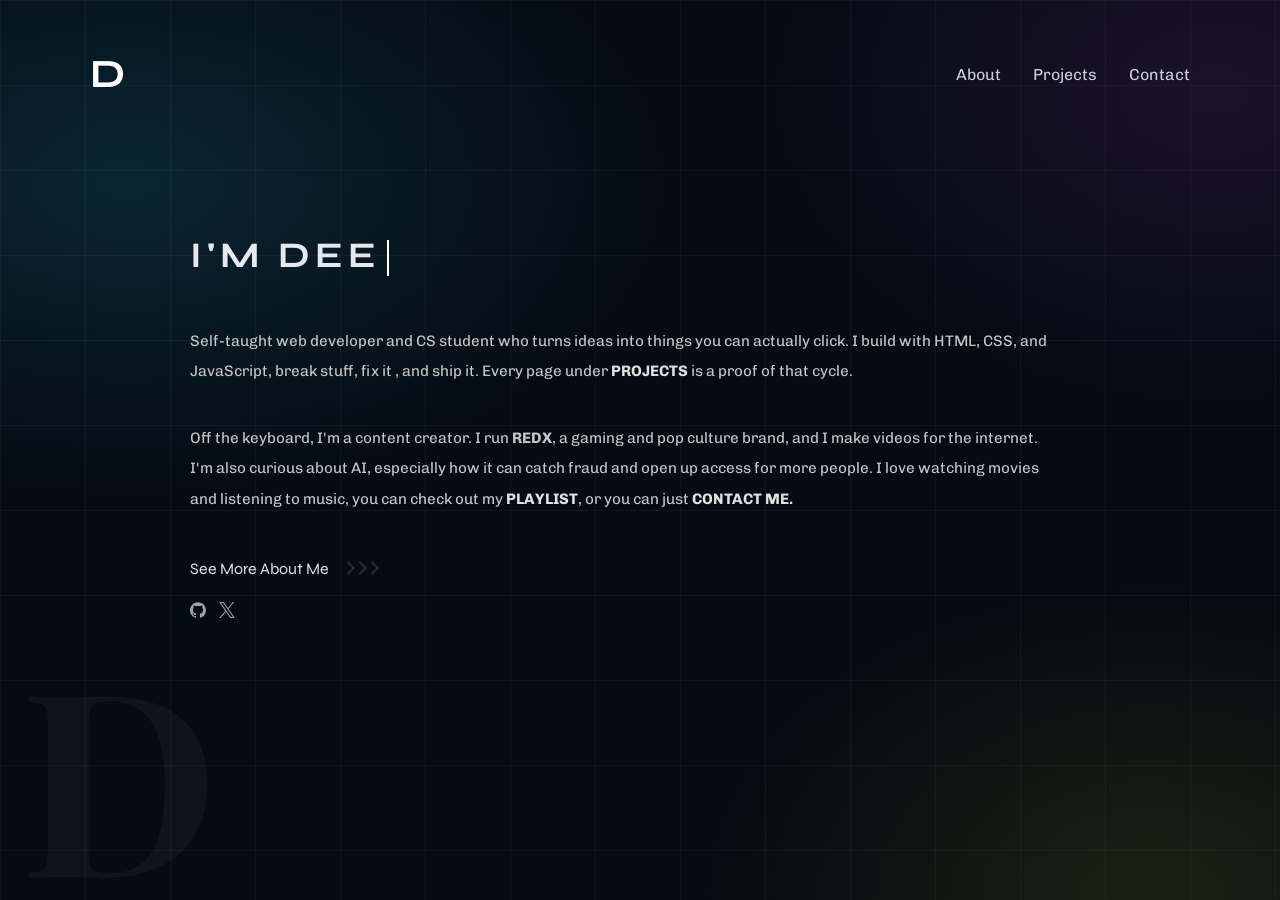
<file: index.html>
<!DOCTYPE html>
<html lang="en">
<head>
    <meta charset="UTF-8">
    <meta name="viewport" content="width=device-width, initial-scale=1.0">
    <title>Deniran</title>
    <link rel="stylesheet" href="./style.css">
    <script src="script.js?v=5" defer></script>
    <link rel="preconnect" href="https://fonts.googleapis.com">
    <link rel="preconnect" href="https://fonts.gstatic.com" crossorigin>
    <link href="https://fonts.googleapis.com/css2?family=Playfair+Display:ital,wght@0,400..900;1,400..900&display=swap" rel="stylesheet">
     
    <link rel="preconnect" href="https://fonts.googleapis.com">
    <link rel="preconnect" href="https://fonts.gstatic.com" crossorigin>
    <link href="https://fonts.googleapis.com/css2?family=Syne:wght@400..800&display=swap" rel="stylesheet">
    
    <link rel="preconnect" href="https://fonts.googleapis.com">
    <link rel="preconnect" href="https://fonts.gstatic.com" crossorigin>
    <link href="https://fonts.googleapis.com/css2?family=Chivo:ital,wght@0,100..900;1,100..900&display=swap" rel="stylesheet">

  

</head>
<body class="body">
    <header>
      <div class="header-content">
        <a href="index.html" class="logo">D</a>
        <div class="nav-container" id="topnav">
         <nav class="navbar">
           <ul class="sidebar">
            <li onclick= hideSidebar() class="closeButton"><a href="#"><svg xmlns="http://www.w3.org/2000/svg" height="30px" viewBox="0 -960 960 960" width="30px" fill="#e3e3e3"><path d="m256-200-56-56 224-224-224-224 56-56 224 224 224-224 56 56-224 224 224 224-56 56-224-224-224 224Z"/></svg></a></li>
            <li><a href="about.html">About</a></li>
            <li><a href="projects.html">Projects</a></li>
            <li><a href="contact.html">Contact</a></li>
           </ul>
            <span class="nav-item hideOnMobile"><a href="about.html">About</a></span>
            <span class="nav-item hideOnMobile"><a href="projects.html">Projects</a></span>
            <span class="nav-item hideOnMobile"><a href="contact.html">Contact</a></span>
            <span class="menu-button" onclick= showSidebar()  class="nav-item"><a href="#"><svg xmlns="http://www.w3.org/2000/svg" height="24px" viewBox="0 -960 960 960" width="24px" fill="#e3e3e3"><path d="M120-240v-80h720v80H120Zm0-200v-80h720v80H120Zm0-200v-80h720v80H120Z"/></svg></a></span>
          </nav>
        </div>
      </div>

    </header>
   <section class="main">
    <div class="content">
        <h1 class="typewriter"><span id="typed"></span><span class="cursor"></span></h1>
        <p>Self-taught web developer and CS student who turns ideas into things you can actually click. 
            I build with HTML, CSS, and JavaScript, break stuff, fix it , and ship it.
            Every page under <a href="projects.html"><strong>PROJECTS</strong></a> is a proof of that cycle.
       </p>

       <p> Off the keyboard, I'm a content creator. I run <strong>REDX</strong>,
           a gaming and pop culture brand, and I make videos for the internet.
           I'm also curious about AI, especially how it can catch fraud and open up
           access for more people. I love watching movies and listening to music, you can check out my <a href="https://open.spotify.com/playlist/5CvChWwqx4hvNMbP5KzWVS?si=KpKs6ApQQouy6uegT73sfQ&utm_source=copy-link&pt=52a2796966e1fea68022872c34ce3a81&pi=2fmKToP5RoqOi"><strong>PLAYLIST</strong></a>, or you can just
           <a href="contact.html"><strong>CONTACT ME.</strong>
       </p>
       <a href="about.html" class="more">See More About Me
        <span class="chevrons" aria-hidden="true">
         <i></i><i></i><i></i>
       </span>
       </a>
       <div class="socials">
        <a href="https://github.com/slade-x999" target="_blank" rel="noopener" aria-label="Github">
          <svg role="img" viewBox="0 0 24 24" fill="currentColor" xmlns="http://www.w3.org/2000/svg"><title>GitHub</title><path d="M12 .297c-6.63 0-12 5.373-12 12 0 5.303 3.438 9.8 8.205 11.385.6.113.82-.258.82-.577 0-.285-.01-1.04-.015-2.04-3.338.724-4.042-1.61-4.042-1.61C4.422 18.07 3.633 17.7 3.633 17.7c-1.087-.744.084-.729.084-.729 1.205.084 1.838 1.236 1.838 1.236 1.07 1.835 2.809 1.305 3.495.998.108-.776.417-1.305.76-1.605-2.665-.3-5.466-1.332-5.466-5.93 0-1.31.465-2.38 1.235-3.22-.135-.303-.54-1.523.105-3.176 0 0 1.005-.322 3.3 1.23.96-.267 1.98-.399 3-.405 1.02.006 2.04.138 3 .405 2.28-1.552 3.285-1.23 3.285-1.23.645 1.653.24 2.873.12 3.176.765.84 1.23 1.91 1.23 3.22 0 4.61-2.805 5.625-5.475 5.92.42.36.81 1.096.81 2.22 0 1.606-.015 2.896-.015 3.286 0 .315.21.69.825.57C20.565 22.092 24 17.592 24 12.297c0-6.627-5.373-12-12-12"/></svg>
        </a>
        <a href="https://x.com/Deniran___" target="_blank" rel="noopener" aria-label="Twitter">
          <svg role="img" viewBox="0 0 24 24" fill="currentColor" xmlns="http://www.w3.org/2000/svg"><title>X</title><path d="M14.234 10.162 22.977 0h-2.072l-7.591 8.824L7.251 0H.258l9.168 13.343L.258 24H2.33l8.016-9.318L16.749 24h6.993zm-2.837 3.299-.929-1.329L3.076 1.56h3.182l5.965 8.532.929 1.329 7.754 11.09h-3.182z"/></svg>
        </a>  
       </div>
    </div>
  </section> 
</body>
<div class="watermark" aria-hidden="true">D</div>
</html>
</file>
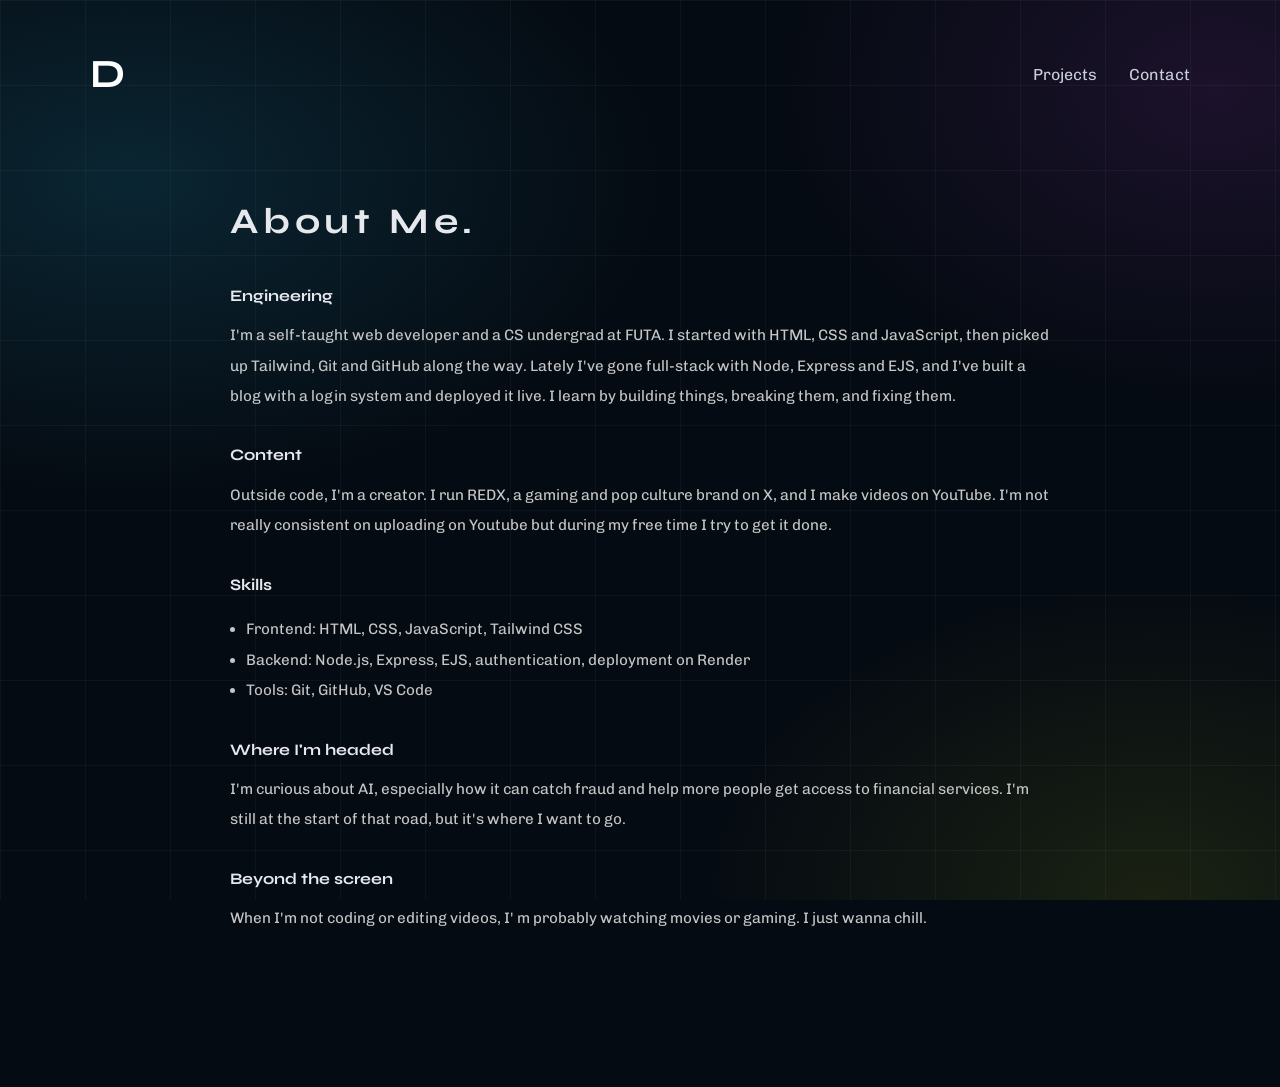
<file: about.html>
<!doctype html>
<html lang="en">
  <head>
    <meta charset="UTF-8" />
    <meta name="viewport" content="width=device-width, initial-scale=1.0" />
    <title>about</title>
    <link rel="stylesheet" href="./style.css" />
    <script src="script.js?v=5" defer></script>
    <link rel="preconnect" href="https://fonts.googleapis.com" />
    <link rel="preconnect" href="https://fonts.gstatic.com" crossorigin />
    <link
      href="https://fonts.googleapis.com/css2?family=Playfair+Display:ital,wght@0,400..900;1,400..900&display=swap"
      rel="stylesheet"
    />

    <link rel="preconnect" href="https://fonts.googleapis.com" />
    <link rel="preconnect" href="https://fonts.gstatic.com" crossorigin />
    <link
      href="https://fonts.googleapis.com/css2?family=Syne:wght@400..800&display=swap"
      rel="stylesheet"
    />

    <link rel="preconnect" href="https://fonts.googleapis.com" />
    <link rel="preconnect" href="https://fonts.gstatic.com" crossorigin />
    <link
      href="https://fonts.googleapis.com/css2?family=Chivo:ital,wght@0,100..900;1,100..900&display=swap"
      rel="stylesheet"
    />
  </head>
  <body>
    <header>
      <div class="header-content">
        <a href="index.html" class="logo">D</a>
        <div class="nav-container">
          <nav class="navbar">
            <ul class="sidebar">
            <li onclick= hideSidebar()><a href="#"><svg xmlns="http://www.w3.org/2000/svg" height="30px" viewBox="0 -960 960 960" width="30px" fill="#e3e3e3"><path d="m256-200-56-56 224-224-224-224 56-56 224 224 224-224 56 56-224 224 224 224-56 56-224-224-224 224Z"/></svg></a></li>
            <li><a href="index.html">Home</a></li>
            <li><a href="projects.html">Projects</a></li>
            <li><a href="contact.html">Contact</a></li>
           </ul>

            <span class="nav-item hideOnMobile"><a href="projects.html">Projects</a></span>
            <span class="nav-item hideOnMobile"><a href="contact.html">Contact</a></span>
            <span class="menu-button" onclick= showSidebar()  class="nav-item"><a href="#"><svg xmlns="http://www.w3.org/2000/svg" height="24px" viewBox="0 -960 960 960" width="24px" fill="#e3e3e3"><path d="M120-240v-80h720v80H120Zm0-200v-80h720v80H120Zm0-200v-80h720v80H120Z"/></svg></a></span>
          </nav>
          </nav>
        </div>
      </div>
    </header>
   <main class="about-page">
    <section class="about-section">
      <h1>About Me.</h1>
      <div class="about-block reveal">
        <h2>Engineering</h2>
        <p>
          I'm a self-taught web developer and a CS undergrad at FUTA. I started
          with HTML, CSS and JavaScript, then picked up Tailwind, Git and GitHub
          along the way. Lately I've gone full-stack with Node, Express and EJS,
          and I've built a blog with a login system and deployed it live. I
          learn by building things, breaking them, and fixing them.
        </p>
      </div>

      <div class="about-block reveal">
        <h2>Content</h2>
        <p>
          Outside code, I'm a creator. I run REDX, a gaming and pop culture
          brand on X, and I make videos on YouTube. I'm not really consistent on
          uploading on Youtube but during my free time I try to get it done.
        </p>
      </div>

      <div class="about-block reveal">
        <h2>Skills</h2>
        <p>
          <ul>
            <li>Frontend: HTML, CSS, JavaScript, Tailwind CSS</li>
            <li>Backend: Node.js, Express, EJS, authentication, deployment on Render</li>
            <li>Tools: Git, GitHub, VS Code</li>
          </ul>
        </p>
      </div>

      <div class="about-block reveal">
        <h2>Where I'm headed</h2>
        <p>
          I'm curious about AI, especially how it can catch fraud and help more people get access to financial services.
           I'm still at the start of that road, but it's where I want to go.
        </p>
      </div>

      <div class="about-block reveal">
        <h2>Beyond the screen</h2>
        <p>
          When I'm not coding or editing videos,
           I' m probably watching movies or gaming. I just wanna chill.
        </p>
      </div>

      <a href="projects.html" class="more checkout reveal" >Check out my projects
        <span class="chevrons" aria-hidden="true">
         <i></i><i></i><i></i>
       </span>
       </a>

       <div class="socials reveal">
        <a href="https://github.com/slade-x999" target="_blank" rel="noopener" aria-label="Github">
          <svg role="img" viewBox="0 0 24 24" fill="currentColor" xmlns="http://www.w3.org/2000/svg"><title>GitHub</title><path d="M12 .297c-6.63 0-12 5.373-12 12 0 5.303 3.438 9.8 8.205 11.385.6.113.82-.258.82-.577 0-.285-.01-1.04-.015-2.04-3.338.724-4.042-1.61-4.042-1.61C4.422 18.07 3.633 17.7 3.633 17.7c-1.087-.744.084-.729.084-.729 1.205.084 1.838 1.236 1.838 1.236 1.07 1.835 2.809 1.305 3.495.998.108-.776.417-1.305.76-1.605-2.665-.3-5.466-1.332-5.466-5.93 0-1.31.465-2.38 1.235-3.22-.135-.303-.54-1.523.105-3.176 0 0 1.005-.322 3.3 1.23.96-.267 1.98-.399 3-.405 1.02.006 2.04.138 3 .405 2.28-1.552 3.285-1.23 3.285-1.23.645 1.653.24 2.873.12 3.176.765.84 1.23 1.91 1.23 3.22 0 4.61-2.805 5.625-5.475 5.92.42.36.81 1.096.81 2.22 0 1.606-.015 2.896-.015 3.286 0 .315.21.69.825.57C20.565 22.092 24 17.592 24 12.297c0-6.627-5.373-12-12-12"/></svg>
        </a>
        <a href="https://x.com/Deniran___" target="_blank" rel="noopener" aria-label="Twitter">
          <svg role="img" viewBox="0 0 24 24" fill="currentColor" xmlns="http://www.w3.org/2000/svg"><title>X</title><path d="M14.234 10.162 22.977 0h-2.072l-7.591 8.824L7.251 0H.258l9.168 13.343L.258 24H2.33l8.016-9.318L16.749 24h6.993zm-2.837 3.299-.929-1.329L3.076 1.56h3.182l5.965 8.532.929 1.329 7.754 11.09h-3.182z"/></svg>
        </a>  
       </div>
    </section>
  </main>
  </body>
</html>
</file>
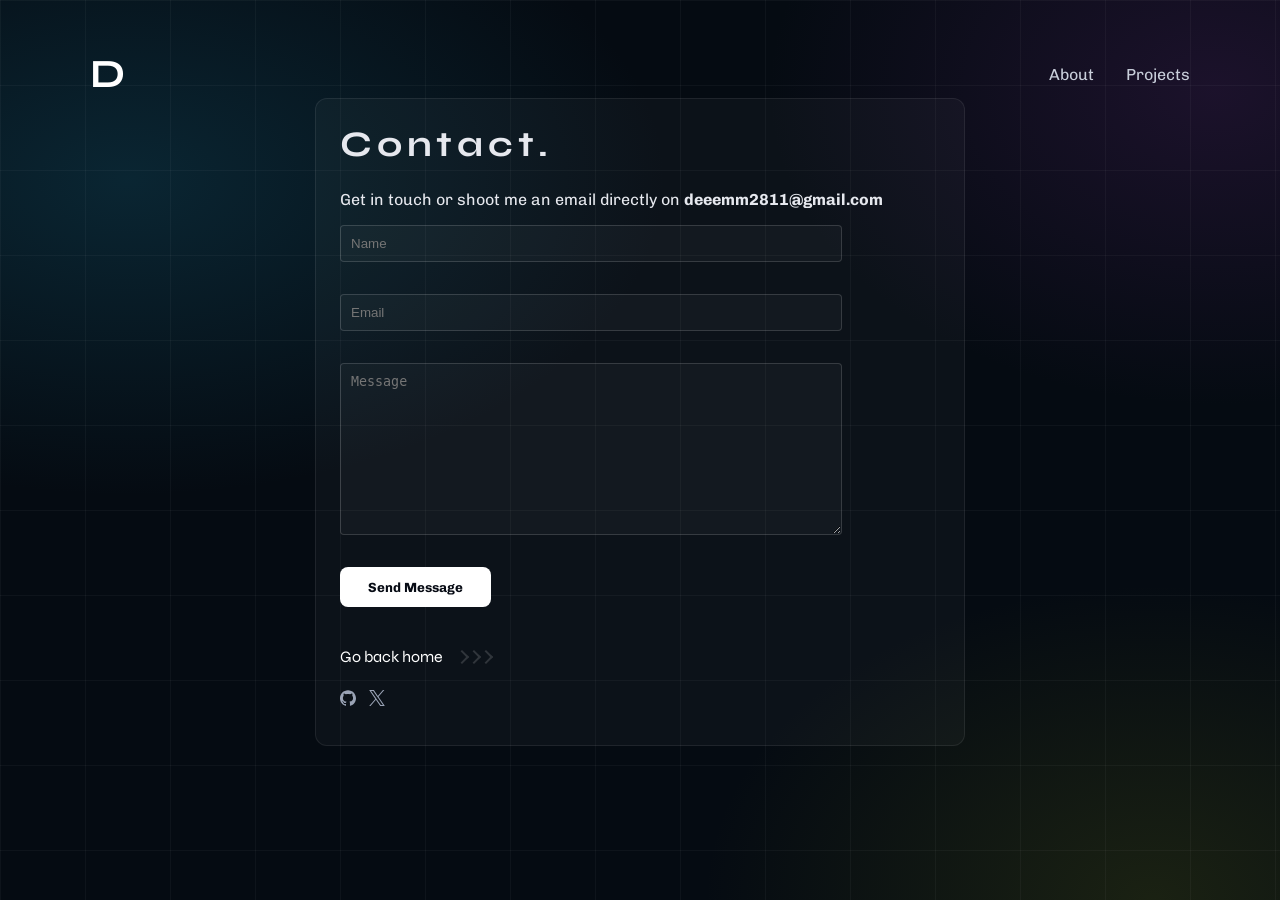
<file: contact.html>
<!doctype html>
<html lang="en">
  <head>
    <meta charset="UTF-8" />
    <meta name="viewport" content="width=device-width, initial-scale=1.0" />
    <title>contact</title>
    <link rel="stylesheet" href="./style.css" />
    <script src="script.js?v=5" defer></script>
    <link rel="preconnect" href="https://fonts.googleapis.com" />
    <link rel="preconnect" href="https://fonts.gstatic.com" crossorigin />
    <link
      href="https://fonts.googleapis.com/css2?family=Playfair+Display:ital,wght@0,400..900;1,400..900&display=swap"
      rel="stylesheet"
    />

    <link rel="preconnect" href="https://fonts.googleapis.com" />
    <link rel="preconnect" href="https://fonts.gstatic.com" crossorigin />
    <link
      href="https://fonts.googleapis.com/css2?family=Syne:wght@400..800&display=swap"
      rel="stylesheet"
    />

    <link rel="preconnect" href="https://fonts.googleapis.com" />
    <link rel="preconnect" href="https://fonts.gstatic.com" crossorigin />
    <link
      href="https://fonts.googleapis.com/css2?family=Chivo:ital,wght@0,100..900;1,100..900&display=swap"
      rel="stylesheet"
    />
  </head>

  <body>
    <header>
      <div class="header-content">
        <a href="index.html" class="logo">D</a>
        <div class="nav-container">
          <nav class="navbar">
            <ul class="sidebar">
            <li onclick= hideSidebar()><a href="#"><svg xmlns="http://www.w3.org/2000/svg" height="30px" viewBox="0 -960 960 960" width="30px" fill="#e3e3e3"><path d="m256-200-56-56 224-224-224-224 56-56 224 224 224-224 56 56-224 224 224 224-56 56-224-224-224 224Z"/></svg></a></li>
            <li><a href="index.html">Home</a></li>
            <li><a href="about.html">About</a></li>
            <li><a href="projects.html"> Project</a></li>
           </ul>

            <span class="nav-item hideOnMobile"><a href="about.html">About</a></span>
            <span class="nav-item hideOnMobile"><a href="projects.html">Projects</a></span>
            <span class="menu-button" onclick= showSidebar()  class="nav-item"><a href="#"><svg xmlns="http://www.w3.org/2000/svg" height="24px" viewBox="0 -960 960 960" width="24px" fill="#e3e3e3"><path d="M120-240v-80h720v80H120Zm0-200v-80h720v80H120Zm0-200v-80h720v80H120Z"/></svg></a></span>
          </nav>
          </nav>
        </div>
      </div>
    </header>

    <main class="contact-page reveal">
      <div class="contact-heading">
        <h1>Contact.</h1>
        <p>
          Get in touch or shoot me an email directly on
          <span><b>deeemm2811@gmail.com</b></span>
        </p>
      </div>
      <div class="contact-form">
        <form
          action="https://formspree.io/f/mnpjwrdk"
          method="post"
          class="cta"
        >
          <div class="form-group">
            <input type="text" name="Name" placeholder="Name" required />
          </div>
          <div class="form-group">
            <input type="email" name="Email" placeholder="Email" required />
          </div>
          <div class="form-group">
            <textarea
              id="message"
              name="message"
              placeholder="Message"
              required
            ></textarea>
          </div>
          <button type="submit" class="submit-btn">Send Message</button>
        </form>
      </div>
      <a href="index.html" class="more"
        >Go back home
        <span class="chevrons" aria-hidden="true"> <i></i><i></i><i></i> </span>
      </a>

      <div class="socials contactsocials">
        <a
          href="https://github.com/slade-x999"
          target="_blank"
          rel="noopener"
          aria-label="Github"
        >
          <svg
            role="img"
            viewBox="0 0 24 24"
            fill="currentColor"
            xmlns="http://www.w3.org/2000/svg"
          >
            <title>GitHub</title>
            <path
              d="M12 .297c-6.63 0-12 5.373-12 12 0 5.303 3.438 9.8 8.205 11.385.6.113.82-.258.82-.577 0-.285-.01-1.04-.015-2.04-3.338.724-4.042-1.61-4.042-1.61C4.422 18.07 3.633 17.7 3.633 17.7c-1.087-.744.084-.729.084-.729 1.205.084 1.838 1.236 1.838 1.236 1.07 1.835 2.809 1.305 3.495.998.108-.776.417-1.305.76-1.605-2.665-.3-5.466-1.332-5.466-5.93 0-1.31.465-2.38 1.235-3.22-.135-.303-.54-1.523.105-3.176 0 0 1.005-.322 3.3 1.23.96-.267 1.98-.399 3-.405 1.02.006 2.04.138 3 .405 2.28-1.552 3.285-1.23 3.285-1.23.645 1.653.24 2.873.12 3.176.765.84 1.23 1.91 1.23 3.22 0 4.61-2.805 5.625-5.475 5.92.42.36.81 1.096.81 2.22 0 1.606-.015 2.896-.015 3.286 0 .315.21.69.825.57C20.565 22.092 24 17.592 24 12.297c0-6.627-5.373-12-12-12"
            />
          </svg>
        </a>
        <a
          href="https://x.com/Deniran___"
          target="_blank"
          rel="noopener"
          aria-label="Twitter"
        >
          <svg
            role="img"
            viewBox="0 0 24 24"
            fill="currentColor"
            xmlns="http://www.w3.org/2000/svg"
          >
            <title>X</title>
            <path
              d="M14.234 10.162 22.977 0h-2.072l-7.591 8.824L7.251 0H.258l9.168 13.343L.258 24H2.33l8.016-9.318L16.749 24h6.993zm-2.837 3.299-.929-1.329L3.076 1.56h3.182l5.965 8.532.929 1.329 7.754 11.09h-3.182z"
            />
          </svg>
        </a>
      </div>
    </main>
  </body>
</html>
</file>
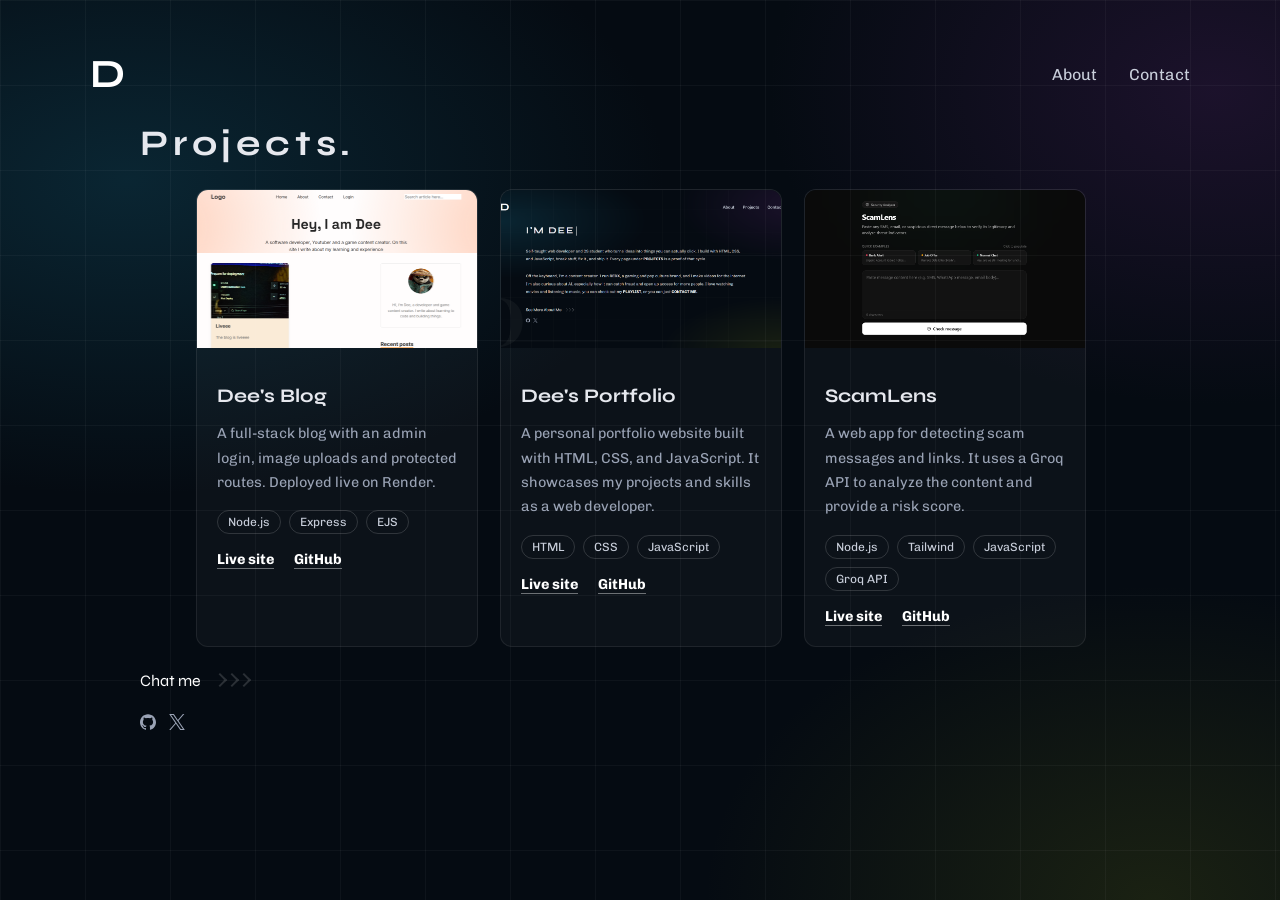
<file: projects.html>
<!doctype html>
<html lang="en">
  <head>
    <meta charset="UTF-8" />
    <meta name="viewport" content="width=device-width, initial-scale=1.0" />
    <title>Projects</title>
    <link rel="stylesheet" href="./style.css" />
    <script src="script.js?v=5" defer></script>
    <link rel="preconnect" href="https://fonts.googleapis.com" />
    <link rel="preconnect" href="https://fonts.gstatic.com" crossorigin />
    <link
      href="https://fonts.googleapis.com/css2?family=Playfair+Display:ital,wght@0,400..900;1,400..900&display=swap"
      rel="stylesheet"
    />

    <link rel="preconnect" href="https://fonts.googleapis.com" />
    <link rel="preconnect" href="https://fonts.gstatic.com" crossorigin />
    <link
      href="https://fonts.googleapis.com/css2?family=Syne:wght@400..800&display=swap"
      rel="stylesheet"
    />

    <link rel="preconnect" href="https://fonts.googleapis.com" />
    <link rel="preconnect" href="https://fonts.gstatic.com" crossorigin />
    <link
      href="https://fonts.googleapis.com/css2?family=Chivo:ital,wght@0,100..900;1,100..900&display=swap"
      rel="stylesheet"
    />
  </head>

  <body>
    <header>
      <div class="header-content">
        <a href="index.html" class="logo">D</a>
        <div class="nav-container">
          <nav class="navbar">
            <ul class="sidebar">
              <li onclick="hideSidebar()">
                <a href="#"
                  ><svg
                    xmlns="http://www.w3.org/2000/svg"
                    height="30px"
                    viewBox="0 -960 960 960"
                    width="30px"
                    fill="#e3e3e3"
                  >
                    <path
                      d="m256-200-56-56 224-224-224-224 56-56 224 224 224-224 56 56-224 224 224 224-56 56-224-224-224 224Z"
                    /></svg
                ></a>
              </li>
              <li><a href="index.html">Home</a></li>
              <li><a href="about.html">About</a></li>
              <li><a href="contact.html">Contact</a></li>
            </ul>

            <span class="nav-item hideOnMobile"
              ><a href="about.html">About</a></span
            >
            <span class="nav-item hideOnMobile"
              ><a href="contact.html">Contact</a></span
            >
            <span class="menu-button" onclick="showSidebar()" class="nav-item"
              ><a href="#"
                ><svg
                  xmlns="http://www.w3.org/2000/svg"
                  height="24px"
                  viewBox="0 -960 960 960"
                  width="24px"
                  fill="#e3e3e3"
                >
                  <path
                    d="M120-240v-80h720v80H120Zm0-200v-80h720v80H120Zm0-200v-80h720v80H120Z"
                  /></svg></a
            ></span>
          </nav>
        </div>
      </div>
    </header>

    <main class="projects-page">
      <h1>Projects.</h1>

      <div class="project-grid">
        <article class="project-card reveal">
          <img src="./public/Blog live.png" alt="Screenshot of Dee's Blog" />
          <div class="project-info">
            <h2>Dee's Blog</h2>
            <p>
              A full-stack blog with an admin login, image uploads and protected
              routes. Deployed live on Render.
            </p>
            <ul class="tags">
              <li>Node.js</li>
              <li>Express</li>
              <li>EJS</li>
            </ul>
            <div class="project-links">
              <a
                href="https://dees-blog.onrender.com"
                target="_blank"
                rel="noopener"
                >Live site</a
              >
              <a
                href="https://github.com/slade-x999"
                target="_blank"
                rel="noopener"
                >GitHub</a
              >
            </div>
          </div>
        </article>

        <article class="project-card reveal">
          <img src="./public/Dee.png" alt="Screenshot of Dee's portfolio" />
          <div class="project-info">
            <h2>Dee's Portfolio</h2>
            <p>
              A personal portfolio website built with HTML, CSS, and JavaScript.
              It showcases my projects and skills as a web developer.
            </p>
            <ul class="tags">
              <li>HTML</li>
              <li>CSS</li>
              <li>JavaScript</li>
            </ul>
            <div class="project-links">
              <a
                href="https://deniran.vercel.app"
                target="_blank"
                rel="noopener"
                >Live site</a
              >
              <a
                href="https://github.com/slade-x999"
                target="_blank"
                rel="noopener"
                >GitHub</a
              >
            </div>
          </div>
        </article>

        <article class="project-card reveal">
          <img src="./public/Scamlens.png" alt="Screenshot of ScamLens" />
          <div class="project-info">
            <h2>ScamLens</h2>
            <p>
              A web app for detecting scam messages and links. It uses a Groq
              API to analyze the content and provide a risk score.
            </p>
            <ul class="tags">
              <li>Node.js</li>
              <li>Tailwind</li>
              <li>JavaScript</li>
              <li>Groq API</li>
            </ul>
            <div class="project-links">
              <a
                href="https://scamlensx.vercel.app"
                target="_blank"
                rel="noopener"
                >Live site</a
              >
              <a
                href="https://github.com/slade-x999"
                target="_blank"
                rel="noopener"
                >GitHub</a
              >
            </div>
          </div>
        </article>

        <!-- copy the article block for each new project -->
      </div>
      <a href="contact.html" class="more"
        >Chat me
        <span class="chevrons" aria-hidden="true"> <i></i><i></i><i></i> </span>
      </a>

      <div class="socials projectsocials">
        <a
          href="https://github.com/slade-x999"
          target="_blank"
          rel="noopener"
          aria-label="Github"
        >
          <svg
            role="img"
            viewBox="0 0 24 24"
            fill="currentColor"
            xmlns="http://www.w3.org/2000/svg"
          >
            <title>GitHub</title>
            <path
              d="M12 .297c-6.63 0-12 5.373-12 12 0 5.303 3.438 9.8 8.205 11.385.6.113.82-.258.82-.577 0-.285-.01-1.04-.015-2.04-3.338.724-4.042-1.61-4.042-1.61C4.422 18.07 3.633 17.7 3.633 17.7c-1.087-.744.084-.729.084-.729 1.205.084 1.838 1.236 1.838 1.236 1.07 1.835 2.809 1.305 3.495.998.108-.776.417-1.305.76-1.605-2.665-.3-5.466-1.332-5.466-5.93 0-1.31.465-2.38 1.235-3.22-.135-.303-.54-1.523.105-3.176 0 0 1.005-.322 3.3 1.23.96-.267 1.98-.399 3-.405 1.02.006 2.04.138 3 .405 2.28-1.552 3.285-1.23 3.285-1.23.645 1.653.24 2.873.12 3.176.765.84 1.23 1.91 1.23 3.22 0 4.61-2.805 5.625-5.475 5.92.42.36.81 1.096.81 2.22 0 1.606-.015 2.896-.015 3.286 0 .315.21.69.825.57C20.565 22.092 24 17.592 24 12.297c0-6.627-5.373-12-12-12"
            />
          </svg>
        </a>
        <a
          href="https://x.com/Deniran___"
          target="_blank"
          rel="noopener"
          aria-label="Twitter"
        >
          <svg
            role="img"
            viewBox="0 0 24 24"
            fill="currentColor"
            xmlns="http://www.w3.org/2000/svg"
          >
            <title>X</title>
            <path
              d="M14.234 10.162 22.977 0h-2.072l-7.591 8.824L7.251 0H.258l9.168 13.343L.258 24H2.33l8.016-9.318L16.749 24h6.993zm-2.837 3.299-.929-1.329L3.076 1.56h3.182l5.965 8.532.929 1.329 7.754 11.09h-3.182z"
            />
          </svg>
        </a>
      </div>
    </main>
  </body>
</html>
</file>
<file: style.css>
body{
    background-color: #050b12;
    background-image: 
    radial-gradient(60% 50% at 10% 20%, rgba(16, 70, 90, 0.45), transparent 70%),
    radial-gradient(50% 50% at 95% 10%, rgba(70, 30, 90, 0.35), transparent 70%),
    radial-gradient(50% 50% at 90% 100%, rgba(90, 100, 20, 0.25), transparent 70%);
    background-attachment: fixed;
    color: #e6e8ee;
}

a,
button{
    -webkit-tap-highlight-color: transparent;
}

body::before{
    content: "";
    position:fixed;
    inset: 0;
    background-image:
    linear-gradient(rgba(255, 255, 255, 0.04) 1px, transparent 1px),
    linear-gradient(90deg, rgba(255, 255, 255, 0.04) 1px, transparent 1px);
    background-size: 85px 85px;
    pointer-events: none;
    z-index: 0;
}
.watermark{
    position: fixed;
    left: 20px;
    bottom: 0;
    font-family:"Playfair Display", serif;
    font-weight: 700;
    font-size: clamp(8rem, 20vw, 18rem);
    line-height: 1;
    color: rgba(255, 255, 255, 0.04);
    white-space: nowrap;
    pointer-events: none;
    user-select: none;
    z-index: 0;
}

.content {
    min-height: 70vh;
    display: flex;
    flex-direction: column;
    justify-content: center;
    max-width: 1100px;
    margin: 0 auto;
    padding-left: 24px;
    padding-right: 24px;  
    align-self: center;
    padding-bottom: 80px;
    
}

.header-content{
    max-width: 1100px;
    margin: 0 auto;
    padding-left: 24px;
    padding-right: 24px;
    display: flex;
    justify-content: space-between;
    align-items: center;
    margin-top: 50px;

}

.navbar{
    display: flex;
    gap: 28px;
}

h1{
 font-family: "Syne", sans-serif;
 font-optical-sizing: auto;
 font-weight: 800px;
 font-style: normal;
 font-size: clamp(1.5rem, 3vw, 2.25rem);
 letter-spacing: 0.3rem;
}

.content p{
 font-family: "Chivo", sans-serif;
 font-optical-sizing: auto;
 font-weight: 400;
 font-style: normal;
 line-height: 2;
 color:#c6c6c6;
 font-size: 0.95rem;
 margin-bottom: 1.3rem;
 max-width: 860px;
        
}

.content a{
    color:#E1E1E1;
    text-decoration: none;
}

.content a:hover{
    color:#fff;
    text-decoration: underline;
}


.nav-container a{
    color: #c9cfdb;
    text-decoration: none;
    gap: 1rem;
    position: relative;
    transition: color 0.2s ease;
}

.nav-container a::after,
.nav-container a::before{
    content: '';
    position: absolute;
    width: 100%;
    height: 2px;
    background: linear-gradient(to right, white);
    bottom: -5px;
    left: 0;
    transform: scaleX(0);
    transform-origin: right;
    transition: transform 0.35s ease;
}

.nav-container a::before{
    top:-5px;
    transform-origin: left;
}

.nav-container a::after {
    bottom: 0;
    transform-origin: right;
}

.nav-container a:hover::after,
.nav-container a:hover::before{
    transform: scaleX(1);
}

.navbar{
    gap:2rem;
    font-family: "Chivo", sans-serif;
}

.logo{
    font-family: "Syne", sans-serif;
    font-optical-sizing: auto;
    font-weight:bold;
    font-style: normal;
    font-size:2.5rem;
    text-decoration: none;
    color:#fff;
}
.more {
    display: inline-flex;
    align-items: center;
    gap: 14px;
    margin-top: 24px;
    margin-bottom: 24px;
    color: #fff;
    text-decoration: none;
    font-family: "Syne", sans-serif;
}

.chevrons {
    display: inline-flex;
    gap: 2px;
}

.chevrons i {
    width: 8px;
    height: 8px;
    border-top: 2px solid #fff;
    border-right: 2px solid #fff;
    transform: rotate(45deg);
    opacity: 0.15;
    animation: cascade 1.4s infinite;
}

.chevrons i:nth-child(2) {
    animation-delay: 0.2s;
}

.chevrons i:nth-child(3) {
    animation-delay: 0.4s;
}

@keyframes cascade {

    0%,
    100% { 
        opacity: 0.15;
    }

    40% {
        opacity: 1;
    }
}

@media (prefers-reduced-motion: reduce) {
    .chevrons i {
        animation: none;
        opacity: 0.6;
    }
}

.more:hover .chevrons {
    transform: translateX(4px);
    transition: transform 0.2s ease;
}

.typewriter {
    min-height: 1.3em;
    /* stops the page jumping when text is empty */
}

.cursor {
    display: inline-block;
    width: 2px;
    height: 1em;
    margin-left: 6px;
    background: #fff;
    vertical-align: middle;
    animation: blink 1s steps(1) infinite;
}

@keyframes blink {
    50% {
        opacity: 0;
    }
}

.about-section{
    display: flex;
    flex-direction: column;
    align-content: center;
    justify-content: center;
   padding-left: 40px;
   padding-right: 40px;
   margin-bottom: 35px;
}

.about-section p{
  font-family: "Chivo", sans-serif;
    font-optical-sizing: auto;
    font-weight: 400;
    font-style: normal;
    line-height: 2;
    color: #c6c6c6;
    font-size: 0.95rem;
    margin-bottom: 1.3rem;
    max-width: 860px;
}

.about-section h2{
    font-family: "Syne", sans-serif;
    font-optical-sizing: auto;
    font-weight: 800px;
    font-style: normal;
    font-size:1rem;
}

.about-section ul{
    padding-left:16px;
    font-family: "Chivo", sans-serif;
    font-optical-sizing: auto;
    font-weight: 400;
    font-style: normal;
    line-height: 2;
    color: #c6c6c6;
    font-size: 0.95rem;
    margin-bottom: 1.3rem;
    max-width: 860px;
}

.header-container,
.content,
.about-page {
    max-width: 900px;
    margin: 0 auto;
    padding-left: 24px;
    padding-right: 24px;
}

.about-page {
    position: relative;
    z-index: 1;
    margin-top: 8vh;
}

.reveal {
    opacity: 0;
    transform: translateY(24px);
    transition: opacity 0.7s ease, transform 0.7s ease;
}

.reveal.visible {
    opacity: 1;
    transform: none;
}

@media (prefers-reduced-motion: reduce) {
    .reveal {
        opacity: 1;
        transform: none;
        transition: none;
    }
}

.reveal:nth-child(2) {
    transition-delay: 0.1s;
}

.reveal:nth-child(3) {
    transition-delay: 0.2s;
}

.projects-page{
    max-width: 1000px;
    margin: 8vh auto 0;
    margin: 0 auto;
    padding:0 24px;
}
.projects-page h1{
    font-family: "Syne", sans-serif;
}

.project-grid {
    display: grid;
    grid-template-columns: repeat(auto-fit, minmax(240px, 280px));
    gap: 24px;
    justify-content: center;
}

.project-card{
    background: rgba(255, 255, 255, 0.03);
    border: 1px solid rgba(255, 255, 255, 0.08);
    border-radius: 12px;
    overflow: hidden;
    transition: transform 0.3s ease, border-color 0.3s ease;
    width: 100%;
    margin: 0 auto;
}

.project-card:hover {
    transform: translateY(-6px);
    border-color: rgba(255, 255, 255, 0.25);
}

.project-card img {
    width: 100%;
    aspect-ratio: 16 / 9;
    object-fit: cover;
    display: block;
}

.project-info {
    padding: 20px;
    font-family: "Chivo", sans-serif;
}

.project-info h2 {
    font-size: 1.2rem;
    margin-bottom: 8px;
    font-family: "Syne", sans-serif;

}

.project-info p {
    color: #9aa3b5;
    font-size: 0.9rem;
    line-height: 1.7;
    font-family: "Chivo", sans-serif;
}

.tags {
    display: flex;
    flex-wrap: wrap;
    gap: 8px;
    list-style: none;
    padding: 0;
    margin: 16px 0;
}

.tags li {
    font-size: 0.75rem;
    padding: 4px 10px;
    border: 1px solid rgba(255, 255, 255, 0.15);
    border-radius: 999px;
    color: #c9cfdb;
}

.project-links {
    display: flex;
    gap: 20px;
}

.project-links a {
    color: #fff;
    font-weight: 700;
    font-size: 0.9rem;
    text-decoration: none;
    border-bottom: 1px solid rgba(255, 255, 255, 0.4);
}

.contact-page,
.header-container{
    border-radius: 8px;
    max-width: 600px;
    margin: 0 auto;
    padding-left: 24px;
    padding-right: 24px;
}

.form-group{
    margin-bottom: 2rem;
    display: flex;
    flex-direction: column;
    font-family: "chivo", sans-serif;
    
}

.form-group input{
    width: 80%;
    padding:10px;
    background: rgba(255, 255, 255, 0.03);
    border: 1px solid rgba(255, 255, 255, 0.15);
    border-radius: 4px;
    color: #fff;
    caret-color: #fff;
    
}
.form-group textarea{
    min-height: 150px;
    resize: vertical;
    width: 80%;
    border: 1px solid rgba(255, 255, 255, 0.15);
    padding: 10px;
    border-radius: 4px;
    background: rgba(255, 255, 255, 0.03);
    color: #fff;
    caret-color: #fff;
}

.submit-btn{
    margin-bottom: 16px;
    padding:13px;
    border-radius: 4px;
    padding: 12px 28px;
    background: #fff;
    color: #070b14;
    border: none;
    border-radius: 8px;
    font-family: inherit;
    font-weight: 700;
    cursor: pointer;
}

.contact-page{
    margin-bottom: 55px;
    background: rgba(255, 255, 255, 0.03);
    border: 1px solid rgba(255, 255, 255, 0.08);
    border-radius: 12px;
    overflow: hidden;
    transition: transform 0.3s ease, border-color 0.3s ease;
    font-family: "chivo", sans-serif;
}

.contact-page h1{ font-family: "Syne", sans-serif};

#message{
  font-family: "chivo", sans-serif;
}

.socials svg{
    height: 16px;
    width: 16px;
    fill: currentColor;
    gap: 13px;
}

.socials{
    display: flex;
    gap:13px;
}

.socials a {
    color: #9aa3b5;
    transition: color 0.2s ease, transform 0.2s ease;
}

.socials a:hover {
    color: #fff;
    transform: translateY(-3px);
}

.checkout,
.projectsocials,
.contactsocials{
 margin-bottom: 35px;
}

.sidebar a{
    text-decoration: none;
    width: 100%;
    display: block;
    font-size: 2rem;
    font-family: "Syne", sans-serif;

}

.sidebar li{
    list-style: none;
    margin-bottom: 25px;
    margin-top: 25px;
    width: 100%;
    padding: 24px 20px;
    margin-left: 15px;
}

.sidebar{
   position: fixed;
   top: 0px;
   right:0px;
   height: 100vh;
   width: 250px;
   backdrop-filter: blur(10px);
   z-index: 999;
   display: none;
   flex-direction: column;
   background-color: rgba(255, 255, 255, 0.25);
   box-shadow: -10px 0px 10px rgba(0,0,0,0.1);
   margin-top: 0px;
   align-items: flex-start;
   justify-content: flex-start;

}

.menu-button{
    display: none;
}

@media(max-width:800px){
    .hideOnMobile{
        display: none;
    }
    .menu-button{
        display: block;
    }

    .watermark{
        left: 16px;
        bottom: 8px;
        font-size: 9rem;
    }
}

@media(max-width:400px){
    .sidebar{
        width: 100%;
    }
}
</file>
